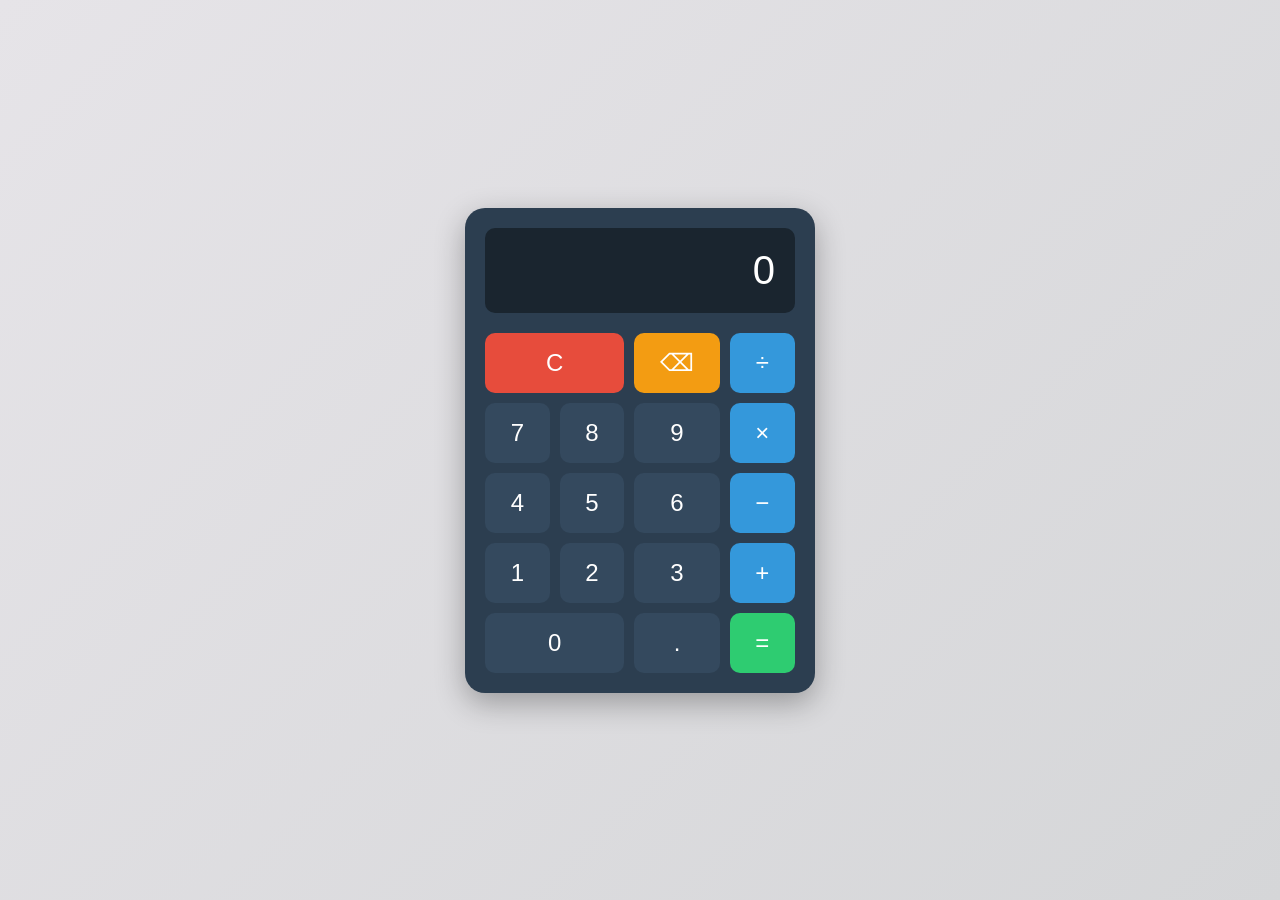
<file: Ahmed-Khaled/CalcTask/index.html>
<!DOCTYPE html>
<html lang="en">
  <head>
    <meta charset="UTF-8" />
    <meta name="viewport" content="width=device-width, initial-scale=1.0" />
    <title>Basic Calculator</title>
    <link rel="stylesheet" href="styles.css" />
  </head>
  <body>
    <script src="script.js"></script>
  </body>
</html>
</file>
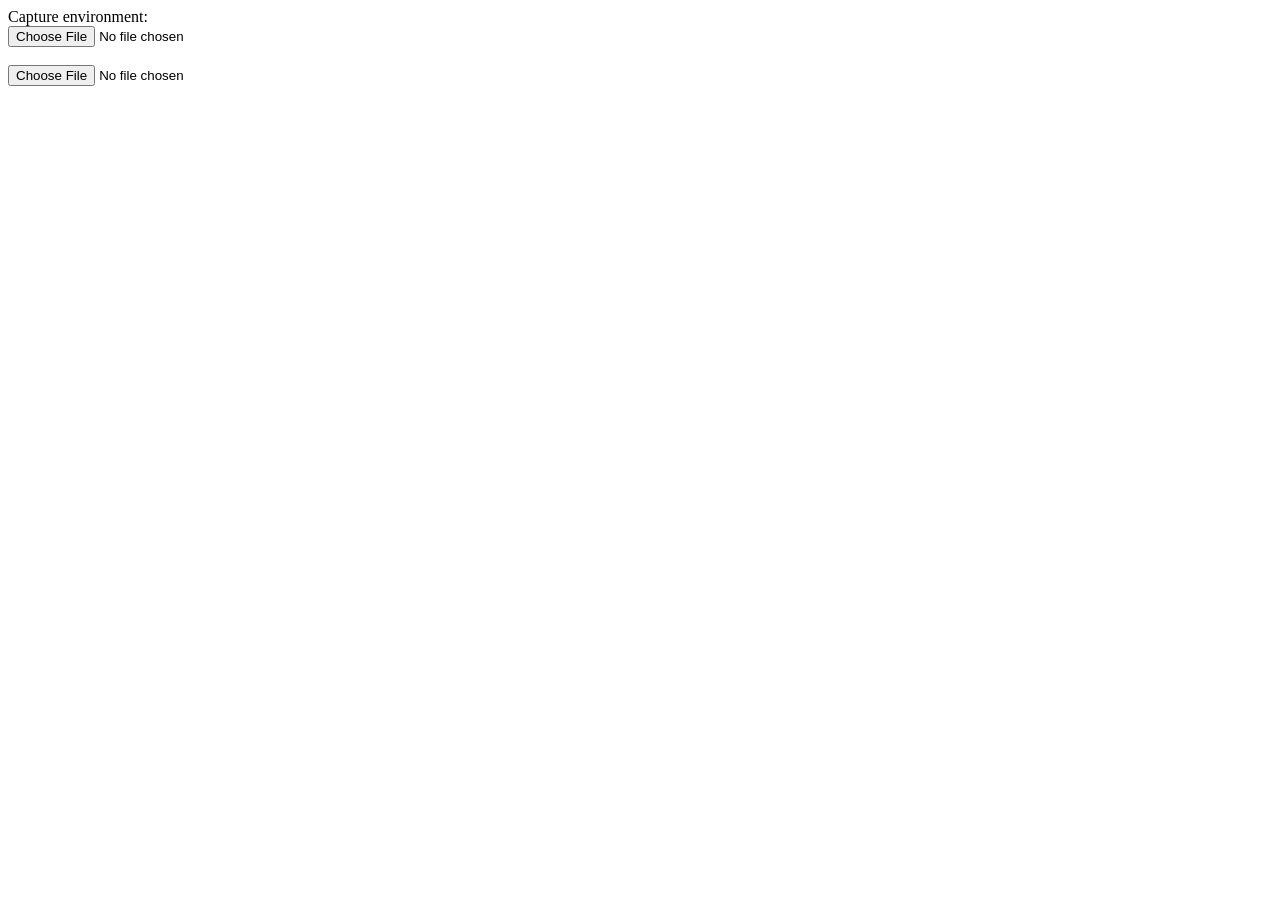
<file: mohamed-adel-mahmoud/04-html-camera/index.html>
<!DOCTYPE html>
<html lang="en">
  <head>
    <meta charset="UTF-8" />
    <meta name="viewport" content="width=device-width, initial-scale=1.0" />
    <title>Document</title>
  </head>
  <body>
    <label for="environment">Capture environment:</label>
    <br />
    <input
      type="file"
      id="environment"
      capture="environment"
      accept="video/*"
    />
    <br /><br />
    <input type="file" id="user" capture="user" accept="image/*" />
  </body>
</html>
</file>
<file: Ahmed-Khaled/CalcTask/styles.css>
* {
    margin: 0;
    padding: 0;
    box-sizing: border-box;
    font-family: "Segoe UI", Tahoma, Geneva, Verdana, sans-serif;
}

body {
    background: linear-gradient(135deg, #e6e4e8 0%, #d5d6d8 100%);
    min-height: 100vh;
    display: flex;
    justify-content: center;
    align-items: center;
    padding: 20px;
}

.calculator {
    background-color: #2c3e50;
    border-radius: 20px;
    box-shadow: 0 10px 30px rgba(0, 0, 0, 0.3);
    width: 100%;
    max-width: 350px;
    overflow: hidden;
    padding: 20px;
    display: grid;
    grid-template-areas:
        "display display display display"
        "clear clear back divide"
        "seven eight nine multiply"
        "four five six subtract"
        "one two three add"
        "zero zero decimal equals";
    gap: 10px;
}

.display {
    grid-area: display;
    background-color: #1a252f;
    color: white;
    padding: 20px;
    text-align: right;
    font-size: 2.5rem;
    font-weight: 300;
    min-height: 80px;
    border-radius: 10px;
    display: flex;
    align-items: center;
    justify-content: flex-end;
    word-wrap: break-word;
    word-break: break-all;
    margin-bottom: 10px;
}

button {
    border: none;
    color: white;
    font-size: 1.5rem;
    font-weight: 500;
    cursor: pointer;
    transition: all 0.2s ease;
    border-radius: 10px;
    min-height: 60px;
    display: flex;
    align-items: center;
    justify-content: center;
}

button:hover {
    transform: translateY(-2px);
    box-shadow: 0 4px 8px rgba(0, 0, 0, 0.2);
}

button:active {
    transform: translateY(0);
    box-shadow: 0 2px 4px rgba(0, 0, 0, 0.2);
}

.number {
    background-color: #34495e;
}

.number:hover {
    background-color: #3d566e;
}

.number:active {
    background-color: #2c3e50;
}

.operator {
    background-color: #3498db;
}

.operator:hover {
    background-color: #2980b9;
}

.operator:active {
    background-color: #2471a3;
}

.equals {
    background-color: #2ecc71;
}

.equals:hover {
    background-color: #27ae60;
}

.equals:active {
    background-color: #219653;
}

.clear {
    background-color: #e74c3c;
}

.clear:hover {
    background-color: #c0392b;
}

.clear:active {
    background-color: #a93226;
}

.back {
    background-color: #f39c12;
}

.back:hover {
    background-color: #d68910;
}

.back:active {
    background-color: #b9770e;
}

.decimal {
    background-color: #34495e;
}

.decimal:hover {
    background-color: #3d566e;
}

.decimal:active {
    background-color: #2c3e50;
}

.zero {
    background-color: #34495e;
}

.zero:hover {
    background-color: #3d566e;
}

.zero:active {
    background-color: #2c3e50;
}

button:focus {
    outline: 3px solid #3498db;
    outline-offset: 2px;
}

@media (max-width: 480px) {
    .calculator {
        max-width: 300px;
        padding: 15px;
        gap: 8px;
    }

    .display {
        padding: 15px;
        font-size: 2rem;
        min-height: 70px;
    }

    button {
        font-size: 1.3rem;
        min-height: 50px;
        border-radius: 8px;
    }
}

@media (max-width: 320px) {
    .calculator {
        max-width: 280px;
        padding: 10px;
        gap: 6px;
    }

    .display {
        padding: 12px;
        font-size: 1.8rem;
        min-height: 60px;
    }

    button {
        font-size: 1.2rem;
        min-height: 45px;
    }
}
</file>
